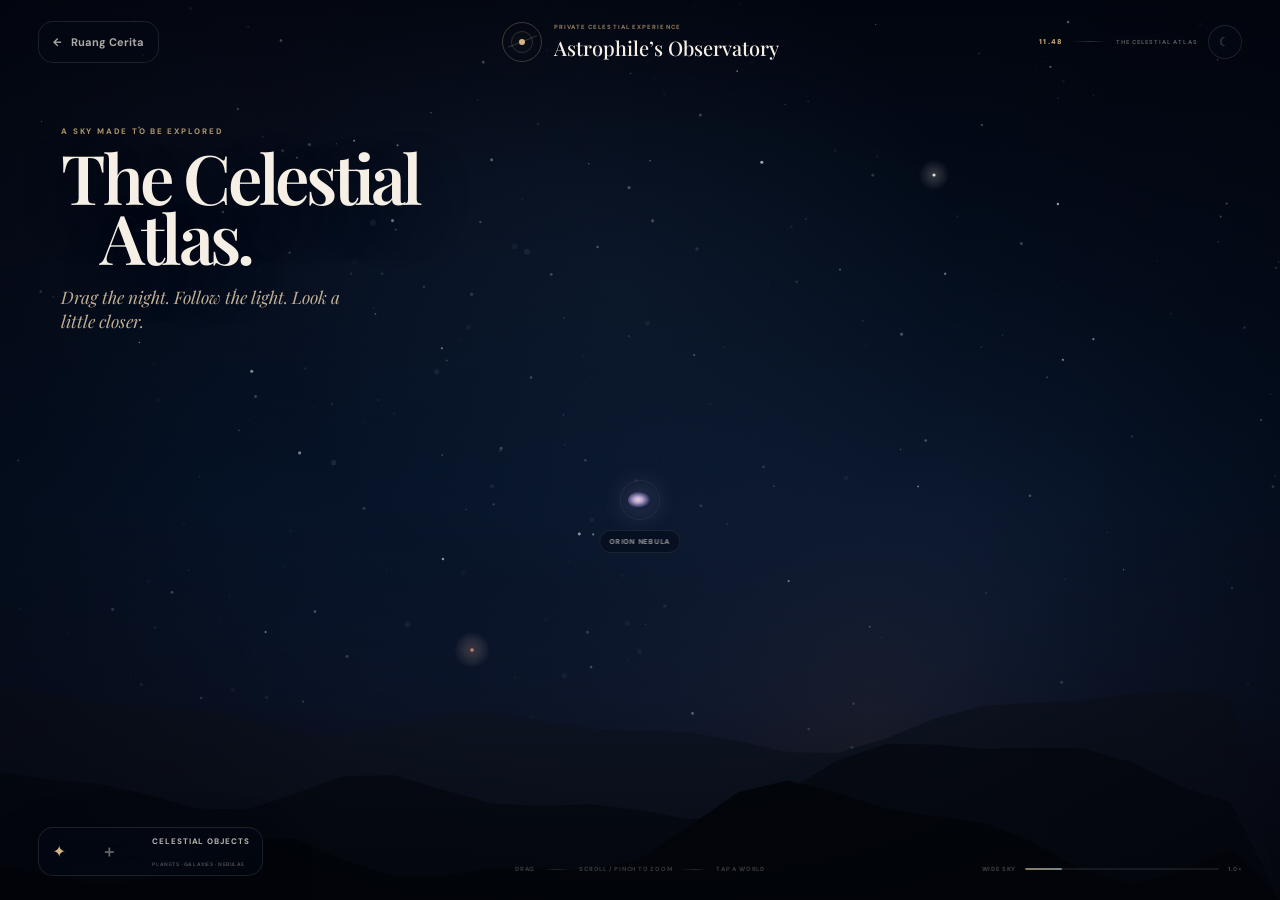
<file: astrophile-observatory.html>
<!DOCTYPE html>
<html lang="id">
<head>
  <meta charset="UTF-8">
  <meta
    name="viewport"
    content="width=device-width, initial-scale=1, viewport-fit=cover"
  >
  <meta name="theme-color" content="#020713">

  <title>Astrophile’s Observatory — The Celestial Atlas</title>

  <link rel="preconnect" href="https://fonts.googleapis.com">
  <link rel="preconnect" href="https://fonts.gstatic.com" crossorigin>
  <link
    href="https://fonts.googleapis.com/css2?family=DM+Sans:wght@400;500;600;700;800&family=Playfair+Display:ital,wght@0,500;0,600;0,700;1,500&display=swap"
    rel="stylesheet"
  >

  <link rel="stylesheet" href="astrophile-observatory.css">
</head>

<body>
  <main id="atlasApp" class="atlas-app">
    <canvas
      id="atlasSkyCanvas"
      class="atlas-sky-canvas"
      aria-hidden="true"
    ></canvas>

    <div class="atlas-atmosphere" aria-hidden="true"></div>
    <div class="atlas-vignette" aria-hidden="true"></div>
    <div class="atlas-grain" aria-hidden="true"></div>

    <div
      id="atlasDragSurface"
      class="atlas-drag-surface"
      aria-label="Geser dan zoom langit"
    ></div>

    <header class="atlas-topbar">
      <a
        id="atlasBackButton"
        class="atlas-back-button"
        href="index.html#astrophile-observatory"
      >
        <span aria-hidden="true">←</span>
        <span>Ruang Cerita</span>
      </a>

      <div class="atlas-brand">
        <span class="atlas-brand-mark" aria-hidden="true">
          <i></i>
          <b></b>
        </span>

        <div>
          <small>PRIVATE CELESTIAL EXPERIENCE</small>
          <strong>Astrophile’s Observatory</strong>
        </div>
      </div>

      <div class="atlas-night-status">
        <span id="atlasClock">22:17</span>
        <i></i>
        <small>THE CELESTIAL ATLAS</small>
        <b aria-hidden="true">☾</b>
      </div>
    </header>

    <section class="atlas-editorial-intro">
      <p>A SKY MADE TO BE EXPLORED</p>
      <h1>The Celestial<br><span>Atlas.</span></h1>
      <em>Drag the night. Follow the light. Look a little closer.</em>
    </section>

    <div
      id="atlasObjectLayer"
      class="atlas-object-layer"
      aria-label="Benda langit interaktif"
    ></div>

    <section
      id="atlasSelectionCard"
      class="atlas-selection-card"
      hidden
      aria-live="polite"
    >
      <button
        id="atlasSelectionClose"
        class="atlas-selection-close"
        type="button"
        aria-label="Tutup informasi target"
      >
        ×
      </button>

      <p id="atlasSelectionType">EARTH’S MOON</p>
      <h2 id="atlasSelectionName">The Moon</h2>
      <em id="atlasSelectionPoetry">
        The nearest world, still beautifully far away.
      </em>

      <div class="atlas-selection-meta">
        <span id="atlasSelectionDistance">384,400 km</span>
        <i></i>
        <span id="atlasSelectionKind">Natural satellite</span>
      </div>

      <button
        id="atlasObserveButton"
        class="atlas-observe-button"
        type="button"
      >
        <span aria-hidden="true">◉</span>
        <strong>OBSERVE THROUGH TELESCOPE</strong>
        <small>ENTER THE EYEPIECE</small>
      </button>
    </section>

    <button
      id="atlasExplorerButton"
      class="atlas-explorer-button"
      type="button"
      aria-expanded="false"
    >
      <span aria-hidden="true">✦</span>
      <strong>CELESTIAL OBJECTS</strong>
      <small>PLANETS · GALAXIES · NEBULAE</small>
      <b aria-hidden="true">＋</b>
    </button>

    <section
      id="atlasExplorerPanel"
      class="atlas-explorer-panel"
      hidden
      aria-label="Daftar benda langit"
    >
      <div class="atlas-explorer-heading">
        <div>
          <small>PRIVATE SKY CATALOGUE</small>
          <strong>Choose somewhere beautiful.</strong>
        </div>

        <button
          id="atlasRandomButton"
          type="button"
          aria-label="Pilih benda langit secara acak"
        >
          Surprise me ✦
        </button>
      </div>

      <div id="atlasExplorerList" class="atlas-explorer-list"></div>
    </section>

    <div class="atlas-navigation-hint" aria-hidden="true">
      <span>DRAG</span>
      <i></i>
      <span>SCROLL / PINCH TO ZOOM</span>
      <i></i>
      <span>TAP A WORLD</span>
    </div>

    <div id="atlasZoomMeter" class="atlas-zoom-meter" aria-hidden="true">
      <span>WIDE SKY</span>
      <i><b></b></i>
      <small id="atlasZoomValue">1.0×</small>
    </div>

    <section
      id="atlasEyepieceOverlay"
      class="atlas-eyepiece-overlay"
      hidden
      aria-hidden="true"
    >
      <div class="atlas-eyepiece-blackout"></div>
      <div class="atlas-eyepiece-ring ring-one"></div>
      <div class="atlas-eyepiece-ring ring-two"></div>
      <div class="atlas-eyepiece-ring ring-three"></div>

      <p>ENTERING THE EYEPIECE</p>
    </section>

    <section
      id="atlasTravelOverlay"
      class="atlas-travel-overlay"
      hidden
      aria-hidden="true"
    >
      <canvas id="atlasTravelCanvas" aria-hidden="true"></canvas>
      <div class="atlas-travel-vignette"></div>

      <div class="atlas-travel-copy">
        <small>CROSSING THE DEEP-SPACE CORRIDOR</small>
        <h2 id="atlasTravelTitle">Traveling to The Moon</h2>
        <p>
          The sky folds into a three-dimensional corridor of light,
          dust, and distant stars.
        </p>
      </div>
    </section>

    <section
      id="telescopeOverlay"
      class="telescope-overlay"
      hidden
      aria-hidden="true"
    >
      <div class="telescope-space-backdrop"></div>

      <canvas
        id="telescopeStarCanvas"
        class="telescope-star-canvas"
        aria-hidden="true"
      ></canvas>

      <div
        id="telescopeViewport"
        class="telescope-viewport"
        aria-label="Geser dan zoom tampilan teleskop"
      >
        <div id="telescopeWorld" class="telescope-world">
          <video
            id="telescopeVideo"
            class="telescope-media telescope-video"
            muted
            loop
            playsinline
            preload="metadata"
          ></video>

          <div
            id="telescopeMediaFallback"
            class="telescope-media-fallback"
            hidden
          >
            <div class="telescope-fallback-orb"></div>
            <strong>Visual antariksa sedang dimuat.</strong>
            <small>Pastikan koneksi internet aktif.</small>
          </div>
        </div>
      </div>

      <div class="telescope-lens-shade" aria-hidden="true"></div>
      <div class="telescope-reticle" aria-hidden="true">
        <span></span>
        <i></i>
      </div>

      <header class="telescope-topbar">
        <div class="telescope-title">
          <small>LIVE NASA IMAGERY / MISSION DATA</small>
          <strong id="telescopeHeaderTitle">The Moon</strong>
        </div>

        <div class="telescope-topbar-actions">
          <span class="telescope-live-pill">
            <i></i>
            LIVE MOTION
          </span>

          <button
            id="telescopeExitButton"
            class="telescope-exit-button"
            type="button"
            aria-label="Keluar dari telescope mode"
          >
            ×
          </button>
        </div>
      </header>

      <aside
        id="telescopeInfoPanel"
        class="telescope-info-panel"
        hidden
      >
        <button
          id="telescopeInfoClose"
          class="telescope-info-close"
          type="button"
          aria-label="Tutup informasi"
        >
          ×
        </button>

        <p id="telescopeObjectType">EARTH’S MOON</p>
        <h2 id="telescopeObjectName">The Moon</h2>
        <em id="telescopeObjectPoetry">
          The nearest world, still beautifully far away.
        </em>

        <div class="telescope-facts">
          <div>
            <span>DISTANCE</span>
            <strong id="telescopeObjectDistance">384,400 km</strong>
          </div>

          <div>
            <span>LIGHT TRAVEL</span>
            <strong id="telescopeObjectLight">1.3 seconds</strong>
          </div>

          <div>
            <span>VISUAL SOURCE</span>
            <strong id="telescopeObjectMission">NASA Clementine</strong>
          </div>
        </div>

        <p id="telescopeObjectDescription"></p>

        <a
          id="telescopeSourceLink"
          href="#"
          target="_blank"
          rel="noopener noreferrer"
        >
          View official NASA source ↗
        </a>
      </aside>

      <div
        id="telescopeControls"
        class="telescope-controls"
      >
        <button
          id="telescopeZoomOut"
          type="button"
          aria-label="Zoom out"
        >
          −
        </button>

        <div class="telescope-zoom-readout">
          <small>ZOOM</small>
          <strong id="telescopeZoomReadout">1.00×</strong>
        </div>

        <button
          id="telescopeZoomIn"
          type="button"
          aria-label="Zoom in"
        >
          ＋
        </button>

        <button
          id="telescopeRecenter"
          class="telescope-control-wide"
          type="button"
        >
          ◎ RE-CENTER
        </button>

        <button
          id="telescopeInfoButton"
          class="telescope-control-wide"
          type="button"
        >
          ✦ OBJECT INFO
        </button>

        <button
          id="telescopePreviousObject"
          type="button"
          aria-label="Benda langit sebelumnya"
        >
          ←
        </button>

        <button
          id="telescopeNextObject"
          type="button"
          aria-label="Benda langit berikutnya"
        >
          →
        </button>
      </div>

      <div class="telescope-help" aria-hidden="true">
        <span>DRAG TO LOOK AROUND</span>
        <i></i>
        <small>SCROLL OR PINCH TO ZOOM</small>
      </div>
    </section>

    <div class="atlas-rotate-note" aria-hidden="true">
      <span>↻</span>
      <strong>Putar HP ke mode landscape</strong>
      <small>
        The Celestial Atlas dirancang untuk pengalaman horizontal
        yang luas, tenang, dan imersif.
      </small>
    </div>
  </main>

  <script src="astrophile-observatory.js"></script>
</body>
</html>
</file>
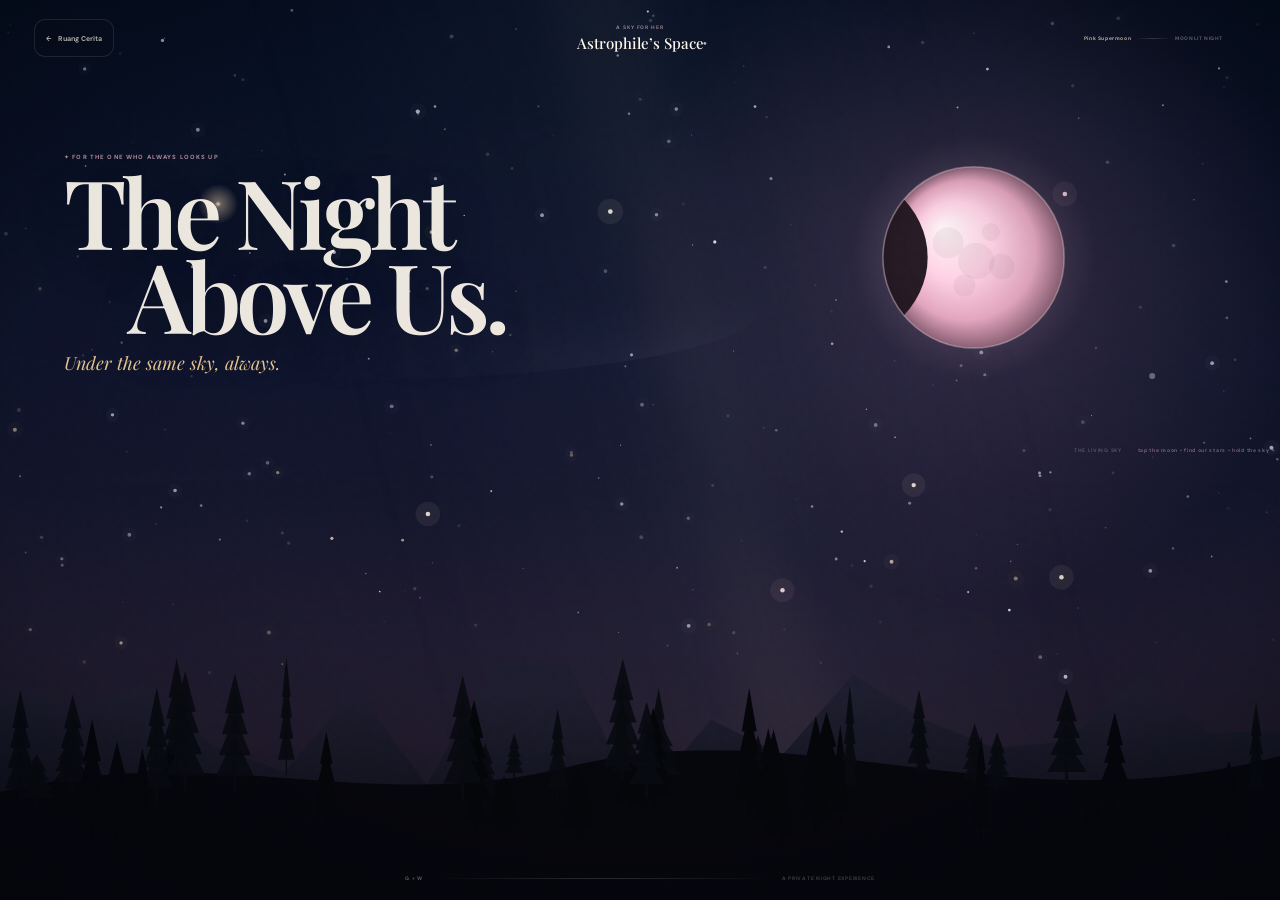
<file: astrophile-space.html>
<!DOCTYPE html>
<html lang="id">

<head>
    <meta charset="UTF-8">

    <meta
        name="viewport"
        content="width=device-width, initial-scale=1.0, viewport-fit=cover"
    >

    <meta
        name="theme-color"
        content="#07101f"
    >

    <title>Astrophile’s Space — Ruang Cerita</title>

    <link rel="preconnect" href="https://fonts.googleapis.com">
    <link rel="preconnect" href="https://fonts.gstatic.com" crossorigin>

    <link
        href="https://fonts.googleapis.com/css2?family=DM+Sans:wght@400;500;600;700;800&family=Playfair+Display:ital,wght@0,500;0,600;1,500&display=swap"
        rel="stylesheet"
    >

    <link rel="stylesheet" href="astrophile-space.css">
</head>


<body>

    <main
        id="astrophileExperience"
        class="astrophile-experience"
    >

        <canvas
            id="astrophileExperienceCanvas"
            class="astrophile-experience-canvas"
            aria-hidden="true"
        ></canvas>


        <div
            class="astrophile-experience-grain"
            aria-hidden="true"
        ></div>


        <div
            class="astrophile-experience-vignette"
            aria-hidden="true"
        ></div>


        <header class="astrophile-experience-topbar">

            <a
                href="index.html"
                class="astrophile-back"
            >
                <span>←</span>
                <span>Ruang Cerita</span>
            </a>


            <div class="astrophile-experience-brand">

                <small>
                    A SKY FOR HER
                </small>

                <strong>
                    Astrophile’s Space
                </strong>

            </div>


            <div class="astrophile-phase-indicator">

                <span id="astrophilePhaseName">
                    Full Moon
                </span>

                <i></i>

                <small id="astrophileSkyState">
                    MOONLIT NIGHT
                </small>

            </div>

        </header>


        <section class="astrophile-experience-copy">

            <p>
                ✦ FOR THE ONE WHO ALWAYS LOOKS UP
            </p>

            <h1>
                The Night
                <span>Above Us.</span>
            </h1>

            <em>
                Under the same sky, always.
            </em>

        </section>


        <div
            class="astrophile-interaction-hint"
            aria-hidden="true"
        >
            <span>
                THE LIVING SKY
            </span>

            <i></i>

            <small>
                tap the moon • find our stars • hold the sky ✦
            </small>
        </div>




        <div
            class="astrophile-toast"
            id="astrophileToast"
            aria-live="polite"
            aria-atomic="true"
        >
            <small id="astrophileToastEyebrow">
                DISCOVERY
            </small>

            <strong id="astrophileToastTitle">
                The sky noticed you.
            </strong>

            <p id="astrophileToastText">
                A small celestial moment lives here.
            </p>
        </div>


        <div
            class="astrophile-overlay"
            id="astrophileWhisperOverlay"
            hidden
        >
            <div class="astrophile-overlay-backdrop" data-close-overlay></div>

            <article class="astrophile-overlay-card astrophile-whisper-card">
                <small id="astrophileWhisperEyebrow">
                    MOON WHISPER
                </small>

                <h3 id="astrophileWhisperTitle">
                    The moon is close tonight.
                </h3>

                <p id="astrophileWhisperText">
                    She has something gentle to say.
                </p>

                <button
                    type="button"
                    class="astrophile-overlay-button"
                    data-close-overlay
                >
                    Keep this close ✦
                </button>
            </article>
        </div>


        <div
            class="astrophile-overlay"
            id="astrophileWishOverlay"
            hidden
        >
            <div class="astrophile-overlay-backdrop" data-close-overlay></div>

            <article class="astrophile-overlay-card astrophile-wish-card">
                <small>
                    MAKE A WISH
                </small>

                <h3>
                    Seal your wish into the sky.
                </h3>

                <p>
                    Pressing and holding the night has called a quiet falling star. Leave a wish here, and let the sky keep it.
                </p>

                <label class="astrophile-wish-field">
                    <span>
                        What are you wishing for tonight?
                    </span>

                    <textarea
                        id="astrophileWishInput"
                        maxlength="220"
                        placeholder="Write something soft, hopeful, or secret..."
                    ></textarea>
                </label>

                <div class="astrophile-wish-actions">
                    <button
                        type="button"
                        class="astrophile-overlay-button astrophile-overlay-button-ghost"
                        data-close-overlay
                    >
                        Maybe later
                    </button>

                    <button
                        type="button"
                        class="astrophile-overlay-button"
                        id="astrophileSaveWishButton"
                    >
                        Seal into the sky ✦
                    </button>
                </div>
            </article>
        </div>


        <div
            class="astrophile-bottom-signature"
            aria-hidden="true"
        >

            <span>
                G × W
            </span>

            <i></i>

            <small>
                A PRIVATE NIGHT EXPERIENCE
            </small>

        </div>

    </main>


    <script src="astrophile-space.js"></script>

</body>

</html>
</file>
<file: astrophile-observatory.css>
/* =========================================================
   ASTROPHILE'S OBSERVATORY V7 — THE CELESTIAL ATLAS
   Ruang Cerita visual language:
   midnight navy · ivory · muted gold · celestial blue.
========================================================= */

:root {
  --atlas-ivory: #f6efe6;
  --atlas-ivory-soft: rgba(246, 239, 230, 0.72);
  --atlas-ivory-muted: rgba(246, 239, 230, 0.42);
  --atlas-gold: #d7b583;
  --atlas-gold-soft: rgba(215, 181, 131, 0.3);
  --atlas-blue: #bfe5ed;
  --atlas-blue-soft: rgba(191, 229, 237, 0.28);
  --atlas-night: #020713;
  --atlas-night-soft: #071426;
  --atlas-glass: rgba(5, 12, 27, 0.54);
  --atlas-glass-strong: rgba(5, 12, 27, 0.84);
  --atlas-border: rgba(255, 255, 255, 0.1);
  --atlas-shadow: 0 26px 80px rgba(0, 0, 0, 0.38);
  --telescope-world-x: 0px;
  --telescope-world-y: 0px;
  --telescope-world-scale: 1;
}

* {
  box-sizing: border-box;
}

html,
body {
  width: 100%;
  min-height: 100%;
  margin: 0;
  background: #020611;
}

body {
  overflow: hidden;
  color: var(--atlas-ivory);
  font-family: "DM Sans", system-ui, sans-serif;
}

button,
a {
  font: inherit;
}

button {
  color: inherit;
}

.atlas-app {
  position: relative;
  isolation: isolate;
  width: 100vw;
  height: 100vh;
  height: 100svh;
  min-height: 560px;
  overflow: hidden;
  background:
    radial-gradient(circle at 52% 28%, rgba(49, 84, 145, 0.2), transparent 34%),
    linear-gradient(180deg, #020713 0%, #061225 55%, #080a13 100%);
}

.atlas-sky-canvas {
  position: absolute;
  inset: 0;
  z-index: 1;
  width: 100%;
  height: 100%;
}

.atlas-atmosphere,
.atlas-vignette,
.atlas-grain,
.atlas-drag-surface {
  position: absolute;
  inset: 0;
}

.atlas-atmosphere {
  z-index: 2;
  pointer-events: none;
  background:
    radial-gradient(ellipse at 48% 30%, rgba(121, 160, 216, 0.065), transparent 37%),
    radial-gradient(ellipse at 14% 14%, rgba(175, 139, 207, 0.035), transparent 31%);
}

.atlas-vignette {
  z-index: 8;
  pointer-events: none;
  background:
    linear-gradient(90deg, rgba(1, 4, 11, 0.28), transparent 30%, transparent 73%, rgba(1, 4, 11, 0.22)),
    linear-gradient(180deg, rgba(1, 3, 10, 0.05), transparent 56%, rgba(1, 3, 9, 0.5)),
    radial-gradient(ellipse at center, transparent 48%, rgba(1, 3, 9, 0.44) 100%);
}

.atlas-grain {
  z-index: 9;
  pointer-events: none;
  opacity: 0.065;
  mix-blend-mode: soft-light;
  background-image:
    linear-gradient(rgba(255, 255, 255, 0.14) 1px, transparent 1px),
    linear-gradient(90deg, rgba(255, 255, 255, 0.14) 1px, transparent 1px);
  background-size: 4px 4px;
}

.atlas-drag-surface {
  z-index: 11;
  cursor: grab;
  touch-action: none;
}

.atlas-app.is-dragging .atlas-drag-surface {
  cursor: grabbing;
}

.atlas-topbar,
.atlas-editorial-intro,
.atlas-object-layer,
.atlas-selection-card,
.atlas-explorer-button,
.atlas-explorer-panel,
.atlas-navigation-hint,
.atlas-zoom-meter {
  position: absolute;
  z-index: 20;
}

.atlas-topbar {
  left: 0;
  top: 0;
  z-index: 40;
  width: 100%;
  min-height: 76px;
  padding: max(17px, env(safe-area-inset-top)) clamp(20px, 3vw, 46px) 10px;
  display: grid;
  grid-template-columns: 1fr auto 1fr;
  align-items: center;
  gap: 18px;
  pointer-events: none;
}

.atlas-back-button,
.atlas-night-status {
  pointer-events: auto;
}

.atlas-back-button {
  justify-self: start;
  min-height: 42px;
  padding: 0 14px;
  display: inline-flex;
  align-items: center;
  gap: 9px;
  border: 1px solid var(--atlas-border);
  border-radius: 15px;
  color: rgba(246, 239, 230, 0.7);
  background: rgba(4, 10, 23, 0.3);
  backdrop-filter: blur(14px);
  -webkit-backdrop-filter: blur(14px);
  text-decoration: none;
  font-size: 11px;
  font-weight: 700;
}

.atlas-brand {
  display: flex;
  align-items: center;
  gap: 12px;
}

.atlas-brand-mark {
  position: relative;
  width: 40px;
  height: 40px;
  display: block;
  border: 1px solid rgba(215, 181, 131, 0.28);
  border-radius: 50%;
}

.atlas-brand-mark i {
  position: absolute;
  inset: 8px;
  border: 1px solid rgba(215, 181, 131, 0.2);
  border-radius: 50%;
}

.atlas-brand-mark b {
  position: absolute;
  left: 50%;
  top: 50%;
  width: 6px;
  height: 6px;
  border-radius: 50%;
  background: var(--atlas-gold);
  box-shadow: 0 0 16px rgba(215, 181, 131, 0.44);
  transform: translate(-50%, -50%);
}

.atlas-brand-mark::after {
  content: "";
  position: absolute;
  left: 4px;
  top: 18px;
  width: 31px;
  height: 1px;
  background: rgba(215, 181, 131, 0.22);
  transform: rotate(-22deg);
}

.atlas-brand small,
.atlas-brand strong {
  display: block;
}

.atlas-brand small {
  color: rgba(215, 181, 131, 0.66);
  font-size: 6px;
  font-weight: 800;
  letter-spacing: 0.18em;
}

.atlas-brand strong {
  margin-top: 3px;
  font-family: "Playfair Display", Georgia, serif;
  font-size: 20px;
  font-weight: 500;
}

.atlas-night-status {
  justify-self: end;
  display: flex;
  align-items: center;
  gap: 10px;
  color: rgba(246, 239, 230, 0.36);
  font-size: 7px;
  font-weight: 800;
  letter-spacing: 0.15em;
}

.atlas-night-status span {
  color: var(--atlas-gold);
}

.atlas-night-status i {
  width: 34px;
  height: 1px;
  background: linear-gradient(
    90deg,
    transparent,
    rgba(246, 239, 230, 0.17),
    transparent
  );
}

.atlas-night-status b {
  width: 34px;
  height: 34px;
  display: grid;
  place-items: center;
  border: 1px solid var(--atlas-border);
  border-radius: 50%;
  background: rgba(6, 13, 29, 0.37);
  font-size: 12px;
}

.atlas-editorial-intro {
  left: clamp(30px, 4.8vw, 76px);
  top: clamp(105px, 14vh, 145px);
  width: min(460px, 35vw);
  pointer-events: none;
  transition: opacity 0.45s ease, transform 0.45s ease;
}

.atlas-app.has-selection .atlas-editorial-intro {
  opacity: 0.27;
  transform: translateY(-5px);
}

.atlas-editorial-intro p {
  margin: 0;
  color: rgba(215, 181, 131, 0.8);
  font-size: 8px;
  font-weight: 800;
  letter-spacing: 0.22em;
}

.atlas-editorial-intro h1 {
  margin: 11px 0 0;
  color: var(--atlas-ivory);
  font-family: "Playfair Display", Georgia, serif;
  font-size: clamp(54px, 5.35vw, 84px);
  font-weight: 600;
  line-height: 0.88;
  letter-spacing: -0.055em;
  text-shadow: 0 18px 55px rgba(0, 0, 0, 0.33);
}

.atlas-editorial-intro h1 span {
  margin-left: clamp(18px, 3vw, 46px);
}

.atlas-editorial-intro em {
  display: block;
  max-width: 31ch;
  margin-top: 17px;
  color: rgba(224, 201, 170, 0.86);
  font-family: "Playfair Display", Georgia, serif;
  font-size: clamp(15px, 1.35vw, 21px);
  line-height: 1.42;
}

.atlas-object-layer {
  inset: 0;
  z-index: 14;
  pointer-events: none;
}

.atlas-object-marker {
  position: absolute;
  width: 54px;
  height: 54px;
  padding: 0;
  display: grid;
  place-items: center;
  border: 0;
  background: transparent;
  opacity: 0;
  pointer-events: auto;
  cursor: pointer;
  transform: translate(-50%, -50%) scale(var(--marker-scale, 1));
  transition:
    opacity 0.2s ease,
    filter 0.2s ease;
}

.atlas-object-marker.is-visible {
  opacity: 1;
}

.atlas-object-marker.is-selected {
  z-index: 5;
}

.atlas-object-core {
  position: relative;
  width: var(--object-size, 9px);
  height: var(--object-size, 9px);
  border-radius: 50%;
  background: var(--object-color, #f3e5d2);
  box-shadow:
    0 0 0 9px rgba(255, 255, 255, 0.022),
    0 0 22px var(--object-glow, rgba(243, 229, 210, 0.48));
}

.atlas-object-marker[data-shape="galaxy"] .atlas-object-core {
  width: calc(var(--object-size, 9px) * 2.4);
  height: calc(var(--object-size, 9px) * 0.78);
  border: 1px solid var(--object-color, #d9d3ef);
  background:
    radial-gradient(
      ellipse at center,
      rgba(255, 246, 222, 0.95),
      var(--object-color, #d9d3ef) 22%,
      rgba(105, 91, 166, 0.28) 62%,
      transparent 74%
    );
  transform: rotate(-19deg);
  box-shadow:
    0 0 22px var(--object-glow, rgba(217, 211, 239, 0.42));
}

.atlas-object-marker[data-shape="nebula"] .atlas-object-core {
  width: calc(var(--object-size, 9px) * 2.2);
  height: calc(var(--object-size, 9px) * 1.65);
  background:
    radial-gradient(
      ellipse at 42% 48%,
      rgba(255, 246, 224, 0.88),
      var(--object-color, #b9a0d2) 22%,
      rgba(95, 111, 178, 0.22) 60%,
      transparent 75%
    );
  filter: blur(0.35px);
  box-shadow:
    0 0 28px var(--object-glow, rgba(185, 160, 210, 0.42));
}

.atlas-object-orbit {
  position: absolute;
  inset: 7px;
  border: 1px solid rgba(255, 255, 255, 0.06);
  border-radius: 50%;
  animation: atlasOrbitPulse 4.5s ease-in-out infinite;
}

.atlas-object-marker.is-selected .atlas-object-orbit {
  inset: 0;
  border-color: rgba(191, 229, 237, 0.38);
  box-shadow: 0 0 25px rgba(191, 229, 237, 0.18);
}

.atlas-object-label {
  position: absolute;
  left: 50%;
  top: calc(100% + 3px);
  min-width: max-content;
  padding: 6px 9px;
  border: 1px solid rgba(255, 255, 255, 0.08);
  border-radius: 999px;
  color: rgba(246, 239, 230, 0.62);
  background: rgba(3, 9, 21, 0.48);
  opacity: 0;
  transform: translate(-50%, -4px);
  transition: opacity 0.2s ease, transform 0.2s ease;
  font-size: 7px;
  font-weight: 800;
  letter-spacing: 0.11em;
  white-space: nowrap;
  backdrop-filter: blur(9px);
  -webkit-backdrop-filter: blur(9px);
}

.atlas-object-marker:hover .atlas-object-label,
.atlas-object-marker.is-selected .atlas-object-label,
.atlas-object-marker.is-near-center .atlas-object-label {
  opacity: 1;
  transform: translate(-50%, 0);
}

@keyframes atlasOrbitPulse {
  0%,
  100% {
    opacity: 0.25;
    transform: scale(0.88);
  }

  50% {
    opacity: 0.72;
    transform: scale(1.12);
  }
}

.atlas-selection-card {
  right: clamp(22px, 3.4vw, 52px);
  top: 50%;
  z-index: 45;
  width: min(370px, 29vw);
  padding: 22px;
  border: 1px solid var(--atlas-border);
  border-radius: 25px;
  background:
    linear-gradient(
      180deg,
      rgba(8, 17, 36, 0.65),
      rgba(4, 10, 23, 0.78)
    );
  box-shadow: var(--atlas-shadow);
  backdrop-filter: blur(18px);
  -webkit-backdrop-filter: blur(18px);
  transform: translateY(-50%);
  animation: atlasCardIn 0.38s ease both;
}

.atlas-selection-card[hidden],
.atlas-explorer-panel[hidden],
.atlas-eyepiece-overlay[hidden],
.atlas-travel-overlay[hidden],
.telescope-overlay[hidden],
.telescope-info-panel[hidden],
.telescope-media-fallback[hidden] {
  display: none !important;
}

@keyframes atlasCardIn {
  from {
    opacity: 0;
    transform: translateY(calc(-50% + 12px));
  }

  to {
    opacity: 1;
    transform: translateY(-50%);
  }
}

.atlas-selection-close,
.telescope-info-close {
  position: absolute;
  right: 13px;
  top: 13px;
  width: 31px;
  height: 31px;
  display: grid;
  place-items: center;
  border: 1px solid rgba(255, 255, 255, 0.09);
  border-radius: 50%;
  color: rgba(246, 239, 230, 0.52);
  background: rgba(255, 255, 255, 0.025);
  cursor: pointer;
}

.atlas-selection-card > p {
  margin: 0;
  padding-right: 38px;
  color: rgba(191, 229, 237, 0.66);
  font-size: 7px;
  font-weight: 800;
  letter-spacing: 0.18em;
}

.atlas-selection-card h2 {
  margin: 8px 0 0;
  font-family: "Playfair Display", Georgia, serif;
  font-size: clamp(39px, 3.6vw, 58px);
  font-weight: 600;
  line-height: 0.94;
  letter-spacing: -0.045em;
}

.atlas-selection-card em {
  display: block;
  margin-top: 11px;
  color: rgba(224, 201, 170, 0.88);
  font-family: "Playfair Display", Georgia, serif;
  font-size: 16px;
  line-height: 1.45;
}

.atlas-selection-meta {
  margin-top: 17px;
  display: grid;
  grid-template-columns: auto 1fr auto;
  align-items: center;
  gap: 9px;
  color: rgba(246, 239, 230, 0.43);
  font-size: 7px;
  font-weight: 800;
  letter-spacing: 0.08em;
}

.atlas-selection-meta i {
  height: 1px;
  background: linear-gradient(
    90deg,
    transparent,
    rgba(246, 239, 230, 0.14),
    transparent
  );
}

.atlas-observe-button {
  width: 100%;
  min-height: 53px;
  margin-top: 20px;
  padding: 0 15px;
  display: grid;
  grid-template-columns: auto 1fr;
  grid-template-rows: auto auto;
  align-items: center;
  column-gap: 11px;
  border: 1px solid rgba(255, 239, 217, 0.34);
  border-radius: 15px;
  color: #261d14;
  background:
    linear-gradient(180deg, #efd8bb, #c99f6b);
  box-shadow:
    0 18px 45px rgba(205, 165, 111, 0.2),
    inset 0 1px 0 rgba(255, 255, 255, 0.46);
  cursor: pointer;
  transition: transform 0.23s ease, filter 0.23s ease;
}

.atlas-observe-button:hover {
  transform: translateY(-2px);
  filter: brightness(1.04);
}

.atlas-observe-button > span {
  grid-row: 1 / 3;
  font-size: 16px;
}

.atlas-observe-button strong {
  text-align: left;
  font-size: 8px;
  font-weight: 800;
  letter-spacing: 0.1em;
}

.atlas-observe-button small {
  color: rgba(38, 29, 20, 0.56);
  text-align: left;
  font-size: 6px;
  font-weight: 800;
  letter-spacing: 0.11em;
}

.atlas-explorer-button {
  left: clamp(22px, 3vw, 48px);
  bottom: max(24px, env(safe-area-inset-bottom));
  z-index: 45;
  min-width: 225px;
  min-height: 49px;
  padding: 0 13px;
  display: grid;
  grid-template-columns: auto 1fr auto;
  grid-template-rows: auto auto;
  align-items: center;
  column-gap: 10px;
  border: 1px solid var(--atlas-border);
  border-radius: 15px;
  color: rgba(246, 239, 230, 0.74);
  background: rgba(4, 10, 23, 0.46);
  box-shadow: 0 20px 55px rgba(0, 0, 0, 0.23);
  backdrop-filter: blur(15px);
  -webkit-backdrop-filter: blur(15px);
  cursor: pointer;
}

.atlas-explorer-button > span {
  grid-row: 1 / 3;
  color: var(--atlas-gold);
}

.atlas-explorer-button strong {
  text-align: left;
  font-size: 8px;
  font-weight: 800;
  letter-spacing: 0.11em;
}

.atlas-explorer-button small {
  color: rgba(246, 239, 230, 0.3);
  text-align: left;
  font-size: 5px;
  font-weight: 800;
  letter-spacing: 0.11em;
}

.atlas-explorer-button b {
  grid-row: 1 / 3;
  color: rgba(246, 239, 230, 0.42);
}

.atlas-explorer-panel {
  left: clamp(22px, 3vw, 48px);
  bottom: calc(max(24px, env(safe-area-inset-bottom)) + 61px);
  z-index: 50;
  width: min(680px, 72vw);
  padding: 15px;
  border: 1px solid var(--atlas-border);
  border-radius: 21px;
  background: rgba(4, 10, 23, 0.86);
  box-shadow: var(--atlas-shadow);
  backdrop-filter: blur(19px);
  -webkit-backdrop-filter: blur(19px);
  animation: atlasExplorerIn 0.3s ease both;
}

@keyframes atlasExplorerIn {
  from {
    opacity: 0;
    transform: translateY(8px);
  }

  to {
    opacity: 1;
    transform: translateY(0);
  }
}

.atlas-explorer-heading {
  display: flex;
  align-items: center;
  justify-content: space-between;
  gap: 14px;
}

.atlas-explorer-heading small,
.atlas-explorer-heading strong {
  display: block;
}

.atlas-explorer-heading small {
  color: rgba(191, 229, 237, 0.57);
  font-size: 6px;
  font-weight: 800;
  letter-spacing: 0.15em;
}

.atlas-explorer-heading strong {
  margin-top: 3px;
  font-family: "Playfair Display", Georgia, serif;
  font-size: 18px;
  font-weight: 500;
}

.atlas-explorer-heading button {
  min-height: 34px;
  padding: 0 11px;
  border: 1px solid rgba(255, 255, 255, 0.09);
  border-radius: 11px;
  color: rgba(215, 181, 131, 0.76);
  background: rgba(255, 255, 255, 0.025);
  cursor: pointer;
  font-size: 7px;
  font-weight: 800;
}

.atlas-explorer-list {
  margin-top: 13px;
  display: grid;
  grid-template-columns: repeat(2, minmax(0, 1fr));
  gap: 8px;
  max-height: min(55vh, 410px);
  overflow-y: auto;
  padding-right: 3px;
}

.atlas-explorer-list::-webkit-scrollbar {
  width: 6px;
}

.atlas-explorer-list::-webkit-scrollbar-thumb {
  border-radius: 999px;
  background: rgba(255, 255, 255, 0.08);
}

.atlas-explorer-item {
  min-height: 52px;
  padding: 0 11px;
  display: grid;
  grid-template-columns: 32px 1fr auto;
  align-items: center;
  gap: 9px;
  border: 1px solid rgba(255, 255, 255, 0.07);
  border-radius: 14px;
  color: rgba(246, 239, 230, 0.68);
  background: rgba(255, 255, 255, 0.022);
  cursor: pointer;
  text-align: left;
  transition: border-color 0.2s ease, background 0.2s ease;
}

.atlas-explorer-item:hover,
.atlas-explorer-item.is-active {
  border-color: rgba(215, 181, 131, 0.28);
  color: var(--atlas-ivory);
  background: rgba(18, 27, 50, 0.72);
}

.atlas-explorer-item > span {
  width: 32px;
  height: 32px;
  display: grid;
  place-items: center;
  border: 1px solid rgba(255, 255, 255, 0.07);
  border-radius: 50%;
  color: var(--atlas-gold);
  font-family: "Playfair Display", Georgia, serif;
  font-size: 14px;
}

.atlas-explorer-item strong,
.atlas-explorer-item small {
  display: block;
}

.atlas-explorer-item strong {
  font-family: "Playfair Display", Georgia, serif;
  font-size: 15px;
  font-weight: 500;
}

.atlas-explorer-item small {
  margin-top: 2px;
  color: rgba(246, 239, 230, 0.29);
  font-size: 6px;
  font-weight: 800;
  letter-spacing: 0.08em;
}

.atlas-explorer-item b {
  color: rgba(191, 229, 237, 0.35);
  font-size: 10px;
}

.atlas-navigation-hint {
  left: 50%;
  bottom: max(27px, env(safe-area-inset-bottom));
  z-index: 18;
  display: grid;
  grid-template-columns: auto 28px auto 28px auto;
  align-items: center;
  gap: 8px;
  color: rgba(246, 239, 230, 0.23);
  transform: translateX(-50%);
  pointer-events: none;
  transition: opacity 0.5s ease;
}

.atlas-app.has-selection .atlas-navigation-hint {
  opacity: 0.22;
}

.atlas-navigation-hint span {
  font-size: 6px;
  font-weight: 800;
  letter-spacing: 0.13em;
  white-space: nowrap;
}

.atlas-navigation-hint i {
  height: 1px;
  background: linear-gradient(
    90deg,
    transparent,
    rgba(246, 239, 230, 0.14),
    transparent
  );
}

.atlas-zoom-meter {
  right: clamp(22px, 3vw, 48px);
  bottom: max(27px, env(safe-area-inset-bottom));
  z-index: 18;
  width: min(260px, 22vw);
  display: grid;
  grid-template-columns: auto 1fr auto;
  align-items: center;
  gap: 9px;
  color: rgba(246, 239, 230, 0.26);
  pointer-events: none;
}

.atlas-zoom-meter span,
.atlas-zoom-meter small {
  font-size: 6px;
  font-weight: 800;
  letter-spacing: 0.11em;
  white-space: nowrap;
}

.atlas-zoom-meter i {
  position: relative;
  height: 2px;
  overflow: hidden;
  border-radius: 999px;
  background: rgba(255, 255, 255, 0.08);
}

.atlas-zoom-meter i b {
  position: absolute;
  inset: 0 auto 0 0;
  width: 22%;
  border-radius: inherit;
  background: linear-gradient(
    90deg,
    rgba(215, 181, 131, 0.62),
    rgba(191, 229, 237, 0.55)
  );
}

/* =========================================================
   EYEPIECE TRANSITION
========================================================= */

.atlas-eyepiece-overlay,
.atlas-travel-overlay,
.telescope-overlay {
  position: fixed;
  inset: 0;
  z-index: 100;
}

.atlas-eyepiece-overlay {
  overflow: hidden;
  background: rgba(0, 0, 0, 0.05);
}

.atlas-eyepiece-blackout {
  position: absolute;
  inset: 0;
  background:
    radial-gradient(
      circle at 50% 50%,
      transparent 0 3%,
      rgba(0, 0, 0, 0.19) 11%,
      rgba(0, 0, 0, 0.95) 43%,
      #000 70%
    );
  animation: atlasEyepieceBlackout 0.8s cubic-bezier(0.5, 0, 0.25, 1) forwards;
}

.atlas-eyepiece-ring {
  position: absolute;
  left: 50%;
  top: 50%;
  aspect-ratio: 1;
  border: 2px solid rgba(191, 229, 237, 0.18);
  border-radius: 50%;
  transform: translate(-50%, -50%) scale(0.1);
  animation: atlasEyepieceRing 0.8s cubic-bezier(0.45, 0, 0.2, 1) forwards;
}

.atlas-eyepiece-ring.ring-one {
  width: 220px;
}

.atlas-eyepiece-ring.ring-two {
  width: 390px;
  animation-delay: 0.04s;
}

.atlas-eyepiece-ring.ring-three {
  width: 590px;
  animation-delay: 0.08s;
}

.atlas-eyepiece-overlay p {
  position: absolute;
  left: 50%;
  bottom: 8%;
  margin: 0;
  color: rgba(246, 239, 230, 0.61);
  font-size: 8px;
  font-weight: 800;
  letter-spacing: 0.2em;
  transform: translateX(-50%);
}

@keyframes atlasEyepieceBlackout {
  from {
    opacity: 0;
    transform: scale(0.98);
  }

  to {
    opacity: 1;
    transform: scale(1.24);
  }
}

@keyframes atlasEyepieceRing {
  to {
    opacity: 0;
    transform: translate(-50%, -50%) scale(4.6);
  }
}

/* =========================================================
   THREE-DIMENSIONAL CORRIDOR
========================================================= */

.atlas-travel-overlay {
  overflow: hidden;
  background: #000207;
}

.atlas-travel-overlay canvas {
  position: absolute;
  inset: 0;
  width: 100%;
  height: 100%;
}

.atlas-travel-vignette {
  position: absolute;
  inset: 0;
  background:
    radial-gradient(
      circle at center,
      transparent 0 29%,
      rgba(0, 0, 0, 0.08) 55%,
      rgba(0, 0, 0, 0.85) 100%
    ),
    linear-gradient(
      180deg,
      rgba(7, 16, 34, 0.08),
      rgba(0, 0, 0, 0.26)
    );
  pointer-events: none;
}

.atlas-travel-copy {
  position: absolute;
  left: 50%;
  bottom: 7%;
  z-index: 2;
  width: min(720px, calc(100% - 34px));
  text-align: center;
  transform: translateX(-50%);
  text-shadow: 0 8px 30px rgba(0, 0, 0, 0.85);
}

.atlas-travel-copy small {
  color: rgba(168, 213, 231, 0.74);
  font-size: 8px;
  font-weight: 800;
  letter-spacing: 0.18em;
}

.atlas-travel-copy h2 {
  margin: 8px 0 0;
  font-family: "Playfair Display", Georgia, serif;
  font-size: clamp(40px, 5vw, 74px);
  font-weight: 600;
  letter-spacing: -0.045em;
}

.atlas-travel-copy p {
  margin: 9px auto 0;
  color: rgba(246, 239, 230, 0.53);
  font-size: 10px;
}

/* =========================================================
   TELESCOPE MODE — PAN / ZOOM REMAINS ACTIVE
========================================================= */

.telescope-overlay {
  overflow: hidden;
  background: #000;
  cursor: grab;
  touch-action: none;
}

.telescope-overlay.is-dragging {
  cursor: grabbing;
}

.telescope-space-backdrop,
.telescope-star-canvas,
.telescope-viewport,
.telescope-lens-shade {
  position: absolute;
  inset: 0;
}

.telescope-space-backdrop {
  background:
    radial-gradient(circle at 50% 43%, rgba(33, 62, 109, 0.28), transparent 43%),
    #000207;
}

.telescope-star-canvas {
  width: 100%;
  height: 100%;
  pointer-events: none;
}

.telescope-viewport {
  overflow: hidden;
}

.telescope-world {
  position: absolute;
  left: 50%;
  top: 50%;
  width: min(1280px, 100vw);
  height: min(720px, 100vh);
  transform:
    translate(
      calc(-50% + var(--telescope-world-x)),
      calc(-50% + var(--telescope-world-y))
    )
    scale(var(--telescope-world-scale));
  transform-origin: center;
  will-change: transform;
}

.telescope-media {
  position: absolute;
  inset: 0;
  width: 100%;
  height: 100%;
  display: block;
  object-fit: contain;
  background: transparent;
  filter: saturate(1.04) contrast(1.04);
}

.telescope-media-fallback {
  position: absolute;
  inset: 0;
  display: grid;
  place-items: center;
  align-content: center;
  gap: 15px;
  color: rgba(246, 239, 230, 0.64);
  background:
    radial-gradient(circle at center, #0d1b34, #01040a 72%);
  text-align: center;
}

.telescope-media-fallback strong,
.telescope-media-fallback small {
  display: block;
}

.telescope-media-fallback small {
  color: rgba(246, 239, 230, 0.38);
}

.telescope-fallback-orb {
  width: min(30vw, 290px);
  aspect-ratio: 1;
  border-radius: 50%;
  background:
    radial-gradient(
      circle at 35% 30%,
      #e6d0ad,
      #9a725b 56%,
      #332633 82%
    );
  box-shadow: 0 0 100px rgba(192, 167, 132, 0.2);
  animation: telescopeFallbackOrb 10s linear infinite;
}

@keyframes telescopeFallbackOrb {
  to {
    transform: rotate(360deg);
  }
}

.telescope-lens-shade {
  z-index: 4;
  pointer-events: none;
  background:
    linear-gradient(
      90deg,
      rgba(0, 0, 0, 0.38),
      transparent 18%,
      transparent 82%,
      rgba(0, 0, 0, 0.38)
    ),
    linear-gradient(
      180deg,
      rgba(0, 0, 0, 0.31),
      transparent 23%,
      transparent 78%,
      rgba(0, 0, 0, 0.42)
    ),
    radial-gradient(
      ellipse at center,
      transparent 46%,
      rgba(0, 0, 0, 0.62) 100%
    );
}

.telescope-lens-shade::before,
.telescope-lens-shade::after {
  content: "";
  position: absolute;
  left: 50%;
  top: 50%;
  border-radius: 50%;
  transform: translate(-50%, -50%);
}

.telescope-lens-shade::before {
  width: min(92vw, 1180px);
  aspect-ratio: 1;
  border: clamp(14px, 2.3vw, 34px) solid rgba(13, 20, 29, 0.8);
  box-shadow:
    inset 0 0 0 1px rgba(255, 255, 255, 0.06),
    inset 0 0 85px rgba(0, 0, 0, 0.7),
    0 0 90px rgba(0, 0, 0, 0.62);
}

.telescope-lens-shade::after {
  width: min(78vw, 980px);
  aspect-ratio: 1;
  border: 1px solid rgba(191, 229, 237, 0.09);
}

.telescope-reticle {
  position: absolute;
  left: 50%;
  top: 50%;
  z-index: 5;
  width: 210px;
  height: 210px;
  border: 1px solid rgba(191, 229, 237, 0.1);
  border-radius: 50%;
  transform: translate(-50%, -50%);
  pointer-events: none;
}

.telescope-reticle::before,
.telescope-reticle::after {
  content: "";
  position: absolute;
  left: 50%;
  top: 50%;
  background: rgba(191, 229, 237, 0.11);
  transform: translate(-50%, -50%);
}

.telescope-reticle::before {
  width: 320px;
  height: 1px;
}

.telescope-reticle::after {
  width: 1px;
  height: 320px;
}

.telescope-reticle span {
  position: absolute;
  inset: 44px;
  border: 1px solid rgba(191, 229, 237, 0.11);
  border-radius: 50%;
}

.telescope-reticle i {
  position: absolute;
  left: 50%;
  top: 50%;
  width: 6px;
  height: 6px;
  border: 1px solid rgba(215, 181, 131, 0.65);
  border-radius: 50%;
  transform: translate(-50%, -50%);
}

.telescope-topbar {
  position: absolute;
  left: 0;
  top: 0;
  z-index: 12;
  width: 100%;
  padding: max(18px, env(safe-area-inset-top)) clamp(18px, 3vw, 42px);
  display: flex;
  align-items: center;
  justify-content: space-between;
  pointer-events: none;
  transition: opacity 0.35s ease, transform 0.35s ease;
}

.telescope-title,
.telescope-topbar-actions {
  pointer-events: auto;
}

.telescope-title small,
.telescope-title strong {
  display: block;
}

.telescope-title small {
  color: rgba(191, 229, 237, 0.66);
  font-size: 7px;
  font-weight: 800;
  letter-spacing: 0.17em;
}

.telescope-title strong {
  margin-top: 4px;
  font-family: "Playfair Display", Georgia, serif;
  font-size: 24px;
  font-weight: 500;
}

.telescope-topbar-actions {
  display: flex;
  align-items: center;
  gap: 10px;
}

.telescope-live-pill {
  min-height: 34px;
  padding: 0 12px;
  display: inline-flex;
  align-items: center;
  gap: 8px;
  border: 1px solid rgba(255, 255, 255, 0.1);
  border-radius: 999px;
  color: rgba(246, 239, 230, 0.62);
  background: rgba(3, 8, 18, 0.46);
  font-size: 7px;
  font-weight: 800;
  letter-spacing: 0.11em;
  backdrop-filter: blur(12px);
  -webkit-backdrop-filter: blur(12px);
}

.telescope-live-pill i {
  width: 7px;
  height: 7px;
  border-radius: 50%;
  background: #ff7080;
  box-shadow: 0 0 0 0 rgba(255, 112, 128, 0.56);
  animation: telescopeLivePulse 1.8s ease infinite;
}

@keyframes telescopeLivePulse {
  0% {
    box-shadow: 0 0 0 0 rgba(255, 112, 128, 0.56);
  }

  70% {
    box-shadow: 0 0 0 9px rgba(255, 112, 128, 0);
  }

  100% {
    box-shadow: 0 0 0 0 rgba(255, 112, 128, 0);
  }
}

.telescope-exit-button {
  width: 41px;
  height: 41px;
  display: grid;
  place-items: center;
  border: 1px solid rgba(255, 255, 255, 0.13);
  border-radius: 50%;
  color: var(--atlas-ivory);
  background: rgba(3, 8, 18, 0.5);
  cursor: pointer;
  font-size: 19px;
  backdrop-filter: blur(12px);
  -webkit-backdrop-filter: blur(12px);
}

.telescope-info-panel {
  position: absolute;
  left: clamp(18px, 4vw, 62px);
  bottom: clamp(75px, 10vh, 108px);
  z-index: 13;
  width: min(450px, 37vw);
  padding: 21px;
  border: 1px solid rgba(255, 255, 255, 0.1);
  border-radius: 23px;
  background: rgba(2, 7, 17, 0.65);
  box-shadow: var(--atlas-shadow);
  backdrop-filter: blur(18px);
  -webkit-backdrop-filter: blur(18px);
  animation: telescopeInfoIn 0.32s ease both;
}

@keyframes telescopeInfoIn {
  from {
    opacity: 0;
    transform: translateY(10px);
  }

  to {
    opacity: 1;
    transform: translateY(0);
  }
}

.telescope-info-panel > p:first-of-type {
  margin: 0;
  padding-right: 35px;
  color: rgba(191, 229, 237, 0.68);
  font-size: 7px;
  font-weight: 800;
  letter-spacing: 0.17em;
}

.telescope-info-panel h2 {
  margin: 7px 0 0;
  font-family: "Playfair Display", Georgia, serif;
  font-size: clamp(42px, 4vw, 64px);
  line-height: 0.95;
  letter-spacing: -0.045em;
}

.telescope-info-panel em {
  display: block;
  margin-top: 10px;
  color: rgba(224, 201, 170, 0.89);
  font-family: "Playfair Display", Georgia, serif;
  font-size: 15px;
  line-height: 1.45;
}

.telescope-facts {
  margin-top: 16px;
  display: grid;
  grid-template-columns: repeat(3, minmax(0, 1fr));
  gap: 7px;
}

.telescope-facts div {
  min-width: 0;
  padding: 10px;
  border: 1px solid rgba(255, 255, 255, 0.065);
  border-radius: 11px;
  background: rgba(255, 255, 255, 0.023);
}

.telescope-facts span,
.telescope-facts strong {
  display: block;
}

.telescope-facts span {
  color: rgba(246, 239, 230, 0.28);
  font-size: 5px;
  font-weight: 800;
  letter-spacing: 0.09em;
}

.telescope-facts strong {
  margin-top: 5px;
  overflow: hidden;
  color: rgba(246, 239, 230, 0.79);
  font-size: 8px;
  text-overflow: ellipsis;
  white-space: nowrap;
}

.telescope-info-panel > p:not(:first-of-type) {
  margin: 14px 0 0;
  color: rgba(246, 239, 230, 0.59);
  font-size: 10px;
  line-height: 1.68;
}

#telescopeSourceLink {
  margin-top: 12px;
  display: inline-block;
  color: rgba(191, 229, 237, 0.66);
  text-decoration: none;
  font-size: 7px;
  font-weight: 800;
}

.telescope-controls {
  position: absolute;
  left: 50%;
  bottom: max(24px, env(safe-area-inset-bottom));
  z-index: 14;
  min-height: 50px;
  padding: 7px;
  display: flex;
  align-items: center;
  gap: 7px;
  border: 1px solid rgba(255, 255, 255, 0.1);
  border-radius: 17px;
  background: rgba(3, 8, 18, 0.56);
  box-shadow: 0 20px 55px rgba(0, 0, 0, 0.3);
  backdrop-filter: blur(16px);
  -webkit-backdrop-filter: blur(16px);
  transform: translateX(-50%);
  transition: opacity 0.35s ease, transform 0.35s ease;
}

.telescope-controls button {
  min-width: 36px;
  height: 36px;
  padding: 0 9px;
  border: 1px solid rgba(255, 255, 255, 0.08);
  border-radius: 11px;
  color: rgba(246, 239, 230, 0.7);
  background: rgba(255, 255, 255, 0.025);
  cursor: pointer;
  font-size: 11px;
  font-weight: 800;
}

.telescope-controls .telescope-control-wide {
  min-width: 105px;
  font-size: 7px;
  letter-spacing: 0.07em;
}

.telescope-zoom-readout {
  min-width: 62px;
  text-align: center;
}

.telescope-zoom-readout small,
.telescope-zoom-readout strong {
  display: block;
}

.telescope-zoom-readout small {
  color: rgba(246, 239, 230, 0.29);
  font-size: 5px;
  font-weight: 800;
  letter-spacing: 0.11em;
}

.telescope-zoom-readout strong {
  margin-top: 2px;
  color: rgba(246, 239, 230, 0.82);
  font-size: 10px;
}

.telescope-help {
  position: absolute;
  right: clamp(18px, 3vw, 42px);
  bottom: max(34px, env(safe-area-inset-bottom));
  z-index: 12;
  width: min(300px, 25vw);
  display: grid;
  grid-template-columns: auto 1fr auto;
  align-items: center;
  gap: 8px;
  color: rgba(246, 239, 230, 0.23);
  pointer-events: none;
  transition: opacity 0.35s ease;
}

.telescope-help span,
.telescope-help small {
  font-size: 5px;
  font-weight: 800;
  letter-spacing: 0.11em;
  white-space: nowrap;
}

.telescope-help i {
  height: 1px;
  background: linear-gradient(
    90deg,
    transparent,
    rgba(246, 239, 230, 0.14),
    transparent
  );
}

.telescope-overlay.is-ui-idle .telescope-topbar,
.telescope-overlay.is-ui-idle .telescope-controls,
.telescope-overlay.is-ui-idle .telescope-help {
  opacity: 0.18;
}

.telescope-overlay.is-ui-idle .telescope-controls {
  transform: translateX(-50%) translateY(8px);
}

.atlas-rotate-note {
  display: none;
}

@media (max-width: 1120px) {
  .atlas-editorial-intro {
    width: min(420px, 39vw);
  }

  .atlas-editorial-intro h1 {
    font-size: clamp(49px, 5.1vw, 70px);
  }

  .atlas-selection-card {
    width: min(340px, 31vw);
  }

  .atlas-explorer-panel {
    width: min(630px, 76vw);
  }

  .telescope-info-panel {
    width: min(420px, 44vw);
  }
}

/* =========================================================
   MOBILE LANDSCAPE
========================================================= */

@media (orientation: landscape) and (max-height: 570px) {
  .atlas-app {
    min-height: 100svh;
  }

  .atlas-topbar {
    min-height: 51px;
    padding: max(6px, env(safe-area-inset-top)) 11px 4px;
    grid-template-columns: 135px 1fr 150px;
    gap: 7px;
  }

  .atlas-back-button {
    min-height: 34px;
    padding: 0 10px;
    font-size: 9px;
  }

  .atlas-brand {
    justify-content: center;
    gap: 8px;
  }

  .atlas-brand-mark {
    width: 28px;
    height: 28px;
  }

  .atlas-brand-mark i {
    inset: 6px;
  }

  .atlas-brand small {
    display: none;
  }

  .atlas-brand strong {
    font-size: 14px;
  }

  .atlas-night-status {
    gap: 5px;
    font-size: 5px;
  }

  .atlas-night-status i {
    width: 17px;
  }

  .atlas-night-status b {
    width: 28px;
    height: 28px;
  }

  .atlas-editorial-intro {
    left: max(15px, env(safe-area-inset-left));
    top: 67px;
    width: 32vw;
  }

  .atlas-editorial-intro p {
    font-size: 5px;
  }

  .atlas-editorial-intro h1 {
    margin-top: 6px;
    font-size: clamp(34px, 6.4vw, 49px);
  }

  .atlas-editorial-intro h1 span {
    margin-left: 13px;
  }

  .atlas-editorial-intro em {
    margin-top: 7px;
    font-size: clamp(9px, 1.7vw, 12px);
  }

  .atlas-selection-card {
    right: max(11px, env(safe-area-inset-right));
    top: 53%;
    width: min(285px, 35vw);
    padding: 14px;
    border-radius: 18px;
  }

  .atlas-selection-card h2 {
    font-size: clamp(30px, 4.8vw, 42px);
  }

  .atlas-selection-card em {
    margin-top: 6px;
    font-size: 11px;
  }

  .atlas-selection-meta {
    margin-top: 10px;
    font-size: 5px;
  }

  .atlas-observe-button {
    min-height: 40px;
    margin-top: 11px;
    border-radius: 12px;
  }

  .atlas-observe-button strong {
    font-size: 6px;
  }

  .atlas-observe-button small {
    font-size: 4px;
  }

  .atlas-explorer-button {
    left: max(11px, env(safe-area-inset-left));
    bottom: max(9px, env(safe-area-inset-bottom));
    min-width: 172px;
    min-height: 39px;
    border-radius: 12px;
  }

  .atlas-explorer-button strong {
    font-size: 6px;
  }

  .atlas-explorer-button small {
    font-size: 4px;
  }

  .atlas-explorer-panel {
    left: max(11px, env(safe-area-inset-left));
    bottom: calc(max(9px, env(safe-area-inset-bottom)) + 49px);
    width: min(570px, 75vw);
    padding: 10px;
    border-radius: 15px;
  }

  .atlas-explorer-heading strong {
    font-size: 14px;
  }

  .atlas-explorer-list {
    margin-top: 9px;
    max-height: 47vh;
    gap: 6px;
  }

  .atlas-explorer-item {
    min-height: 40px;
    grid-template-columns: 26px 1fr auto;
    border-radius: 11px;
  }

  .atlas-explorer-item > span {
    width: 26px;
    height: 26px;
    font-size: 11px;
  }

  .atlas-explorer-item strong {
    font-size: 11px;
  }

  .atlas-navigation-hint {
    bottom: max(12px, env(safe-area-inset-bottom));
    grid-template-columns: auto 18px auto 18px auto;
  }

  .atlas-navigation-hint span {
    font-size: 4px;
  }

  .atlas-zoom-meter {
    right: max(11px, env(safe-area-inset-right));
    bottom: max(12px, env(safe-area-inset-bottom));
    width: 18vw;
  }

  .atlas-zoom-meter span,
  .atlas-zoom-meter small {
    font-size: 4px;
  }

  .atlas-object-marker {
    transform:
      translate(-50%, -50%)
      scale(calc(var(--marker-scale, 1) * 0.82));
  }

  .atlas-travel-copy {
    bottom: 4%;
  }

  .atlas-travel-copy h2 {
    font-size: clamp(31px, 5.5vw, 49px);
  }

  .atlas-travel-copy p {
    display: none;
  }

  .telescope-topbar {
    padding: max(8px, env(safe-area-inset-top)) 12px;
  }

  .telescope-title small {
    font-size: 5px;
  }

  .telescope-title strong {
    font-size: 16px;
  }

  .telescope-live-pill {
    display: none;
  }

  .telescope-exit-button {
    width: 34px;
    height: 34px;
  }

  .telescope-lens-shade::before {
    width: min(95vw, 760px);
    border-width: 12px;
  }

  .telescope-lens-shade::after {
    width: min(78vw, 610px);
  }

  .telescope-reticle {
    width: 135px;
    height: 135px;
  }

  .telescope-reticle::before {
    width: 210px;
  }

  .telescope-reticle::after {
    height: 210px;
  }

  .telescope-reticle span {
    inset: 29px;
  }

  .telescope-info-panel {
    left: 12px;
    bottom: 61px;
    width: min(370px, 45vw);
    padding: 13px;
    border-radius: 17px;
  }

  .telescope-info-panel h2 {
    font-size: clamp(30px, 4.6vw, 43px);
  }

  .telescope-info-panel em {
    font-size: 10px;
  }

  .telescope-facts {
    margin-top: 9px;
  }

  .telescope-facts div {
    padding: 7px;
  }

  .telescope-info-panel > p:not(:first-of-type) {
    margin-top: 9px;
    font-size: 7px;
  }

  .telescope-controls {
    bottom: max(8px, env(safe-area-inset-bottom));
    min-height: 42px;
    padding: 5px;
    gap: 5px;
    border-radius: 13px;
  }

  .telescope-controls button {
    min-width: 31px;
    height: 31px;
    padding: 0 7px;
  }

  .telescope-controls .telescope-control-wide {
    min-width: 83px;
    font-size: 5px;
  }

  .telescope-zoom-readout {
    min-width: 48px;
  }

  .telescope-help {
    display: none;
  }
}

/* Portrait phones intentionally redirect to landscape */
@media (orientation: portrait) and (max-width: 700px) {
  .atlas-rotate-note {
    position: fixed;
    inset: 0;
    z-index: 190;
    padding: 24px;
    display: grid;
    place-items: center;
    align-content: center;
    gap: 12px;
    color: var(--atlas-ivory);
    background:
      radial-gradient(circle at center, #0a1831, #020611 72%);
    text-align: center;
  }

  .atlas-rotate-note span {
    font-size: 46px;
    animation: atlasRotatePhone 2.4s ease-in-out infinite;
  }

  .atlas-rotate-note strong {
    font-family: "Playfair Display", Georgia, serif;
    font-size: 27px;
  }

  .atlas-rotate-note small {
    max-width: 32ch;
    color: rgba(246, 239, 230, 0.58);
    line-height: 1.6;
  }

  @keyframes atlasRotatePhone {
    0%,
    100% {
      transform: rotate(0deg);
    }

    50% {
      transform: rotate(90deg);
    }
  }
}

@media (prefers-reduced-motion: reduce) {
  .atlas-object-orbit,
  .telescope-live-pill i,
  .telescope-fallback-orb,
  .atlas-rotate-note span {
    animation: none !important;
  }

  .atlas-editorial-intro,
  .atlas-object-marker,
  .atlas-object-label,
  .atlas-observe-button,
  .telescope-controls,
  .telescope-topbar,
  .telescope-help {
    transition-duration: 0.01ms !important;
  }
}
</file>
<file: astrophile-space.css>
/* =========================================================
   RUANG CERITA — ASTROPHILE'S SPACE V2
   Full-screen cinematic night experience.
========================================================= */

:root {
    --astro-ivory:
        #fff7eb;

    --astro-rose:
        #e8b7c5;

    --astro-gold:
        #e3c28f;
}

* {
    box-sizing: border-box;
}

html,
body {
    width: 100%;
    min-height: 100%;

    margin: 0;

    overflow: hidden;

    background: #07101f;
}

body {
    color: var(--astro-ivory);

    font-family:
        "DM Sans",
        system-ui,
        -apple-system,
        BlinkMacSystemFont,
        "Segoe UI",
        sans-serif;
}

a {
    color: inherit;
    text-decoration: none;
}

.astrophile-experience {
    position: relative;
    isolation: isolate;

    width: 100vw;
    height: 100vh;
    height: 100svh;

    min-height: 500px;

    overflow: hidden;

    background:
        linear-gradient(
            180deg,
            #061023,
            #10152d 53%,
            #1a1728
        );

    cursor: crosshair;

    user-select: none;

    -webkit-tap-highlight-color:
        transparent;
}

.astrophile-experience-canvas {
    position: absolute;
    inset: 0;
    z-index: 1;

    width: 100%;
    height: 100%;
}

.astrophile-experience-grain {
    position: absolute;
    inset: -10%;
    z-index: 4;

    opacity: 0.19;

    pointer-events: none;

    background-image:
        url("data:image/svg+xml,%3Csvg viewBox='0 0 180 180' xmlns='http://www.w3.org/2000/svg'%3E%3Cfilter id='n'%3E%3CfeTurbulence type='fractalNoise' baseFrequency='.8' numOctaves='3' stitchTiles='stitch'/%3E%3C/filter%3E%3Crect width='100%25' height='100%25' filter='url(%23n)' opacity='.25'/%3E%3C/svg%3E");

    mix-blend-mode: soft-light;

    animation:
        astroGrainMove
        8s steps(7)
        infinite;
}

@keyframes astroGrainMove {

    0% {
        transform:
            translate3d(
                -2%,
                -1%,
                0
            );
    }

    25% {
        transform:
            translate3d(
                2%,
                1%,
                0
            );
    }

    50% {
        transform:
            translate3d(
                -1%,
                2%,
                0
            );
    }

    75% {
        transform:
            translate3d(
                1%,
                -2%,
                0
            );
    }

    100% {
        transform:
            translate3d(
                -2%,
                -1%,
                0
            );
    }
}

.astrophile-experience-vignette {
    position: absolute;
    inset: 0;
    z-index: 5;

    pointer-events: none;

    background:
        radial-gradient(
            ellipse at center,
            transparent 43%,
            rgba(1, 4, 13, 0.10) 70%,
            rgba(1, 3, 10, 0.48) 100%
        );
}


/* =========================================================
   TOPBAR
========================================================= */

.astrophile-experience-topbar {
    position: absolute;

    left: 0;
    top: 0;
    z-index: 20;

    width: 100%;

    min-height: 72px;

    padding:
        max(
            14px,
            env(safe-area-inset-top)
        )
        clamp(
            16px,
            3vw,
            34px
        )
        10px;

    display: grid;
    grid-template-columns:
        1fr
        auto
        1fr;

    align-items: center;
    gap: 18px;

    pointer-events: none;
}

.astrophile-back,
.astrophile-phase-indicator {
    pointer-events: auto;
}

.astrophile-back {
    justify-self: start;

    min-height: 38px;

    padding:
        0
        11px;

    display: inline-flex;
    align-items: center;
    gap: 7px;

    border:
        1px solid
        rgba(255, 247, 235, 0.10);

    border-radius: 11px;

    color:
        rgba(255, 247, 235, 0.66);

    background:
        rgba(8, 12, 25, 0.25);

    backdrop-filter:
        blur(13px);

    -webkit-backdrop-filter:
        blur(13px);

    font-size: 7px;
    font-weight: 800;
}

.astrophile-experience-brand {
    justify-self: center;

    text-align: center;
}

.astrophile-experience-brand small,
.astrophile-experience-brand strong {
    display: block;
}

.astrophile-experience-brand small {
    color:
        rgba(232, 183, 197, 0.64);

    font-size: 5px;
    font-weight: 800;

    letter-spacing: 0.18em;
}

.astrophile-experience-brand strong {
    margin-top: 2px;

    font-family:
        "Playfair Display",
        Georgia,
        serif;

    font-size: 15px;
    font-weight: 500;
}

.astrophile-phase-indicator {
    justify-self: end;

    min-width: 185px;

    display: grid;
    grid-template-columns:
        auto
        30px
        auto;

    align-items: center;
    gap: 7px;

    color:
        rgba(255, 247, 235, 0.34);
}

.astrophile-phase-indicator span,
.astrophile-phase-indicator small {
    font-size: 5px;
    font-weight: 800;

    letter-spacing: 0.12em;

    white-space: nowrap;
}

.astrophile-phase-indicator span {
    color:
        rgba(255, 230, 198, 0.72);

    text-align: right;
}

.astrophile-phase-indicator i {
    height: 1px;

    background:
        linear-gradient(
            90deg,
            rgba(255, 247, 235, 0.02),
            rgba(255, 247, 235, 0.16),
            rgba(255, 247, 235, 0.02)
        );
}


/* =========================================================
   TITLE
========================================================= */

.astrophile-experience-copy {
    position: absolute;

    left:
        clamp(
            23px,
            5vw,
            72px
        );

    top:
        clamp(
            105px,
            17vh,
            155px
        );

    z-index: 12;

    max-width: 540px;

    pointer-events: none;
}

.astrophile-experience-copy > p {
    margin: 0;

    color:
        rgba(232, 183, 197, 0.72);

    font-size: 6px;
    font-weight: 800;

    letter-spacing: 0.19em;
}

.astrophile-experience-copy h1 {
    margin: 8px 0 0;

    color:
        rgba(255, 248, 238, 0.92);

    font-family:
        "Playfair Display",
        Georgia,
        serif;

    font-size:
        clamp(
            58px,
            7.5vw,
            102px
        );

    font-weight: 600;

    line-height: 0.87;
    letter-spacing: -5px;

    text-shadow:
        0 15px 50px
        rgba(0, 0, 0, 0.22);
}

.astrophile-experience-copy h1 span {
    display: block;

    margin-left:
        clamp(
            35px,
            5vw,
            78px
        );
}

.astrophile-experience-copy em {
    display: block;

    margin-top: 15px;

    color: var(--astro-gold);

    font-family:
        "Playfair Display",
        Georgia,
        serif;

    font-size:
        clamp(
            13px,
            1.5vw,
            18px
        );
}


/* =========================================================
   INTERACTION HINT
========================================================= */

.astrophile-interaction-hint {
    position: absolute;

    right:
        clamp(
            20px,
            4vw,
            55px
        );

    top:
        50%;

    z-index: 12;

    width: 155px;

    display: grid;
    grid-template-columns:
        auto
        1fr
        auto;

    align-items: center;
    gap: 8px;

    color:
        rgba(255, 247, 235, 0.24);

    transform:
        translateY(-50%);

    pointer-events: none;
}

.astrophile-interaction-hint span,
.astrophile-interaction-hint small {
    font-size: 5px;
    font-weight: 800;

    letter-spacing: 0.14em;

    white-space: nowrap;
}

.astrophile-interaction-hint small {
    color:
        rgba(232, 183, 197, 0.46);
}

.astrophile-interaction-hint i {
    height: 1px;

    background:
        linear-gradient(
            90deg,
            transparent,
            rgba(255, 247, 235, 0.14),
            transparent
        );
}


/* =========================================================
   BOTTOM SIGNATURE
========================================================= */

.astrophile-bottom-signature {
    position: absolute;

    left: 50%;
    bottom:
        max(
            18px,
            env(safe-area-inset-bottom)
        );

    z-index: 12;

    width:
        min(
            470px,
            50vw
        );

    display: grid;
    grid-template-columns:
        auto
        1fr
        auto;

    align-items: center;
    gap: 11px;

    color:
        rgba(255, 247, 235, 0.22);

    transform:
        translateX(-50%);

    pointer-events: none;
}

.astrophile-bottom-signature span,
.astrophile-bottom-signature small {
    font-size: 5px;
    font-weight: 800;

    letter-spacing: 0.15em;

    white-space: nowrap;
}

.astrophile-bottom-signature span {
    color:
        rgba(232, 183, 197, 0.43);
}

.astrophile-bottom-signature i {
    height: 1px;

    background:
        linear-gradient(
            90deg,
            transparent,
            rgba(255, 247, 235, 0.15),
            transparent
        );
}


/* =========================================================
   MOBILE
========================================================= */

@media screen and (max-width: 700px) {

    .astrophile-experience {
        min-height: 100svh;

        cursor: default;
    }

    .astrophile-experience-topbar {
        min-height: 64px;

        padding:
            max(
                10px,
                env(safe-area-inset-top)
            )
            10px
            7px;

        grid-template-columns:
            38px
            1fr
            38px;

        gap: 7px;
    }

    .astrophile-back {
        width: 38px;
        min-height: 38px;

        padding: 0;

        justify-content: center;

        border-radius: 50%;
    }

    .astrophile-back span:last-child {
        display: none;
    }

    .astrophile-experience-brand small {
        font-size: 4.6px;
    }

    .astrophile-experience-brand strong {
        font-size: 14px;
    }

    .astrophile-phase-indicator {
        min-width: 0;

        display: flex;
        justify-content: flex-end;
    }

    .astrophile-phase-indicator i,
    .astrophile-phase-indicator small {
        display: none;
    }

    .astrophile-phase-indicator span {
        width: 38px;
        height: 38px;

        padding: 0;

        display: grid;
        place-items: center;

        overflow: hidden;

        border:
            1px solid
            rgba(255, 247, 235, 0.09);

        border-radius: 50%;

        color:
            rgba(255, 230, 198, 0.62);

        background:
            rgba(8, 12, 25, 0.24);

        font-size: 0;

        white-space: nowrap;
    }

    .astrophile-phase-indicator span::before {
        content: "☾";

        font-family:
            "Playfair Display",
            Georgia,
            serif;

        font-size: 16px;
    }

    .astrophile-experience-copy {
        left: 20px;
        top:
            clamp(
                92px,
                13vh,
                122px
            );

        max-width:
            calc(
                100% - 40px
            );
    }

    .astrophile-experience-copy > p {
        font-size: 5.2px;
    }

    .astrophile-experience-copy h1 {
        font-size:
            clamp(
                52px,
                17vw,
                72px
            );

        letter-spacing: -3.5px;
    }

    .astrophile-experience-copy h1 span {
        margin-left: 28px;
    }

    .astrophile-experience-copy em {
        margin-top: 11px;
        font-size: 12px;
    }

    .astrophile-interaction-hint {
        left: 20px;
        right: auto;
        top: auto;
        bottom:
            calc(
                max(
                    48px,
                    env(safe-area-inset-bottom)
                )
                + 18px
            );

        width: 170px;

        transform: none;
    }

    .astrophile-bottom-signature {
        width:
            calc(
                100% - 40px
            );

        bottom:
            max(
                18px,
                env(safe-area-inset-bottom)
            );
    }
}

@media (
    prefers-reduced-motion:
    reduce
) {

    .astrophile-experience-grain {
        animation: none;
    }
}


/* =========================================================
   LIVING SKY PANEL
========================================================= */

.astrophile-living-panel {
    position: absolute;

    left: clamp(20px, 3vw, 34px);
    bottom: calc(max(80px, env(safe-area-inset-bottom)) + 34px);
    z-index: 14;

    width: min(420px, calc(100% - 40px));

    padding: 16px 18px 18px;

    border: 1px solid rgba(255, 247, 235, 0.09);
    border-radius: 24px;

    background:
        linear-gradient(
            180deg,
            rgba(15, 21, 40, 0.58),
            rgba(8, 12, 25, 0.36)
        );

    box-shadow:
        0 22px 60px rgba(0, 0, 0, 0.22),
        inset 0 1px 0 rgba(255, 255, 255, 0.05);

    backdrop-filter: blur(16px);
    -webkit-backdrop-filter: blur(16px);
}

.astrophile-living-panel > small {
    display: block;

    margin-bottom: 12px;

    color: rgba(232, 183, 197, 0.82);

    font-size: 9px;
    font-weight: 800;
    letter-spacing: 0.16em;
}

.astrophile-living-grid {
    display: grid;
    grid-template-columns: repeat(3, minmax(0, 1fr));
    gap: 10px;
}

.astrophile-living-item {
    padding: 12px 12px 11px;

    border: 1px solid rgba(255, 247, 235, 0.08);
    border-radius: 16px;

    background: rgba(255, 255, 255, 0.03);
}

.astrophile-living-item span,
.astrophile-living-item strong {
    display: block;
}

.astrophile-living-item span {
    color: rgba(255, 247, 235, 0.50);

    font-size: 10px;
    font-weight: 700;
    line-height: 1.45;
}

.astrophile-living-item strong {
    margin-top: 6px;

    color: rgba(255, 244, 232, 0.96);

    font-family:
        "Playfair Display",
        Georgia,
        serif;

    font-size: 18px;
    font-weight: 600;
}

.astrophile-living-panel > p {
    margin: 14px 0 0;

    color: rgba(255, 247, 235, 0.62);

    font-size: 11px;
    line-height: 1.7;
}

/* =========================================================
   TOAST
========================================================= */

.astrophile-toast {
    position: absolute;

    right: clamp(20px, 3vw, 34px);
    bottom: calc(max(80px, env(safe-area-inset-bottom)) + 38px);
    z-index: 19;

    width: min(360px, calc(100% - 40px));

    padding: 16px 17px 16px;

    border: 1px solid rgba(255, 247, 235, 0.12);
    border-radius: 22px;

    background:
        linear-gradient(
            180deg,
            rgba(16, 21, 37, 0.88),
            rgba(10, 13, 24, 0.82)
        );

    box-shadow: 0 18px 40px rgba(0, 0, 0, 0.24);

    backdrop-filter: blur(18px);
    -webkit-backdrop-filter: blur(18px);

    opacity: 0;
    visibility: hidden;

    transform: translate3d(0, 14px, 0) scale(0.98);

    transition:
        opacity 0.28s ease,
        visibility 0.28s ease,
        transform 0.34s ease;

    pointer-events: none;
}

.astrophile-toast.show {
    opacity: 1;
    visibility: visible;

    transform: translate3d(0, 0, 0) scale(1);
}

.astrophile-toast small {
    display: block;

    color: rgba(232, 183, 197, 0.78);

    font-size: 9px;
    font-weight: 800;
    letter-spacing: 0.18em;
}

.astrophile-toast strong {
    display: block;

    margin-top: 7px;

    font-family:
        "Playfair Display",
        Georgia,
        serif;

    font-size: 26px;
    font-weight: 600;
    line-height: 1.08;
}

.astrophile-toast p {
    margin: 8px 0 0;

    color: rgba(255, 247, 235, 0.64);

    font-size: 12px;
    line-height: 1.6;
}

/* =========================================================
   OVERLAYS
========================================================= */

.astrophile-overlay {
    position: absolute;
    inset: 0;
    z-index: 28;

    display: grid;
    place-items: center;

    padding: max(16px, env(safe-area-inset-top)) 16px max(16px, env(safe-area-inset-bottom));
}

.astrophile-overlay[hidden] {
    display: none;
}

.astrophile-overlay-backdrop {
    position: absolute;
    inset: 0;

    background: rgba(2, 6, 16, 0.56);
    backdrop-filter: blur(8px);
    -webkit-backdrop-filter: blur(8px);
}

.astrophile-overlay-card {
    position: relative;
    z-index: 2;

    width: min(520px, 100%);

    padding: 24px 24px 22px;

    border: 1px solid rgba(255, 247, 235, 0.12);
    border-radius: 28px;

    background:
        radial-gradient(circle at top right, rgba(232, 183, 197, 0.10), transparent 30%),
        linear-gradient(180deg, rgba(20, 27, 47, 0.94), rgba(10, 14, 26, 0.92));

    box-shadow: 0 28px 80px rgba(0, 0, 0, 0.34);
}

.astrophile-overlay-card > small {
    display: block;

    color: rgba(232, 183, 197, 0.82);

    font-size: 10px;
    font-weight: 800;
    letter-spacing: 0.18em;
}

.astrophile-overlay-card h3 {
    margin: 10px 0 0;

    color: rgba(255, 247, 235, 0.98);

    font-family:
        "Playfair Display",
        Georgia,
        serif;

    font-size: clamp(28px, 4vw, 44px);
    font-weight: 600;
    line-height: 1.04;
}

.astrophile-overlay-card p {
    margin: 13px 0 0;

    color: rgba(255, 247, 235, 0.70);

    font-size: 14px;
    line-height: 1.8;
}

.astrophile-overlay-button {
    min-height: 46px;

    padding: 0 18px;

    border: 1px solid rgba(255, 247, 235, 0.10);
    border-radius: 14px;

    color: #120d13;

    background:
        linear-gradient(180deg, #f4dcc8, #e8b7c5);

    box-shadow: 0 12px 32px rgba(232, 183, 197, 0.20);

    font: inherit;
    font-size: 13px;
    font-weight: 800;
    letter-spacing: 0.02em;

    cursor: pointer;
}

.astrophile-overlay-button-ghost {
    color: rgba(255, 247, 235, 0.84);

    background: rgba(255, 255, 255, 0.04);

    box-shadow: none;
}

.astrophile-whisper-card {
    text-align: center;
}

.astrophile-whisper-card p {
    max-width: 36ch;
    margin-right: auto;
    margin-left: auto;
}

.astrophile-whisper-card .astrophile-overlay-button {
    margin-top: 18px;
}

.astrophile-wish-field {
    display: block;

    margin-top: 18px;
}

.astrophile-wish-field > span {
    display: block;

    color: rgba(255, 247, 235, 0.74);

    font-size: 12px;
    font-weight: 700;
}

.astrophile-wish-field textarea {
    width: 100%;
    min-height: 132px;

    margin-top: 10px;
    padding: 14px 15px;

    resize: vertical;

    border: 1px solid rgba(255, 247, 235, 0.10);
    border-radius: 18px;

    color: rgba(255, 247, 235, 0.96);

    background: rgba(255, 255, 255, 0.03);

    font: inherit;
    font-size: 14px;
    line-height: 1.7;
}

.astrophile-wish-field textarea::placeholder {
    color: rgba(255, 247, 235, 0.36);
}

.astrophile-wish-field textarea:focus {
    outline: none;
    border-color: rgba(232, 183, 197, 0.42);
    box-shadow: 0 0 0 4px rgba(232, 183, 197, 0.08);
}

.astrophile-wish-actions {
    margin-top: 18px;

    display: flex;
    justify-content: flex-end;
    gap: 10px;
}

/* =========================================================
   MOBILE ADDITIONS
========================================================= */

@media screen and (max-width: 700px) {
    .astrophile-living-panel {
        left: 16px;
        right: 16px;
        bottom: calc(max(72px, env(safe-area-inset-bottom)) + 76px);
        width: auto;

        padding: 14px 14px 15px;
        border-radius: 20px;
    }

    .astrophile-living-grid {
        grid-template-columns: 1fr;
        gap: 8px;
    }

    .astrophile-living-item {
        display: grid;
        grid-template-columns: 1fr auto;
        align-items: center;
        gap: 10px;
    }

    .astrophile-living-item strong {
        margin-top: 0;
        font-size: 16px;
    }

    .astrophile-living-panel > p {
        font-size: 10px;
    }

    .astrophile-toast {
        left: 16px;
        right: 16px;
        width: auto;
        bottom: calc(max(18px, env(safe-area-inset-bottom)) + 96px);
        padding: 14px 14px 15px;
        border-radius: 18px;
    }

    .astrophile-toast strong {
        font-size: 22px;
    }

    .astrophile-overlay-card {
        width: min(100%, 100%);
        padding: 20px 18px 18px;
        border-radius: 22px;
    }

    .astrophile-overlay-card h3 {
        font-size: 28px;
    }

    .astrophile-overlay-card p {
        font-size: 13px;
    }

    .astrophile-wish-actions {
        flex-direction: column-reverse;
        align-items: stretch;
    }
}


/* =========================================================
   V4.1 — MOBILE LUXURY FIX
   The Living Sky becomes a compact dock on phones.
========================================================= */

@media screen and (max-width: 700px) {

    /*
     * The sky must remain the hero.
     * This dock stays low and compact instead of covering
     * the entire scene.
     */
    .astrophile-living-panel {
        left: 14px;
        right: 14px;

        bottom:
            calc(
                max(
                    38px,
                    env(safe-area-inset-bottom)
                )
                + 24px
            );

        width: auto;

        padding:
            10px
            12px
            11px;

        border-radius: 19px;

        border-color:
            rgba(
                255,
                247,
                235,
                0.095
            );

        background:
            linear-gradient(
                180deg,
                rgba(
                    14,
                    20,
                    37,
                    0.76
                ),
                rgba(
                    7,
                    11,
                    23,
                    0.66
                )
            );

        box-shadow:
            0
            17px
            45px
            rgba(
                0,
                0,
                0,
                0.24
            ),
            inset
            0
            1px
            0
            rgba(
                255,
                255,
                255,
                0.045
            );

        backdrop-filter:
            blur(18px)
            saturate(108%);

        -webkit-backdrop-filter:
            blur(18px)
            saturate(108%);
    }


    .astrophile-living-panel > small {
        margin-bottom: 8px;

        color:
            rgba(
                232,
                183,
                197,
                0.70
            );

        font-size: 7px;
        letter-spacing: 0.14em;
    }


    .astrophile-living-grid {
        display: grid;

        grid-template-columns:
            repeat(
                3,
                minmax(
                    0,
                    1fr
                )
            );

        gap: 0;
    }


    .astrophile-living-item {
        position: relative;

        min-width: 0;

        padding:
            1px
            9px
            2px;

        display: block;

        border: 0;
        border-radius: 0;

        background: transparent;
    }


    .astrophile-living-item + .astrophile-living-item::before {
        content: "";

        position: absolute;

        left: 0;
        top: 3px;
        bottom: 3px;

        width: 1px;

        background:
            linear-gradient(
                180deg,
                transparent,
                rgba(
                    255,
                    247,
                    235,
                    0.09
                ),
                transparent
            );
    }


    .astrophile-living-item span {
        overflow: hidden;

        color:
            rgba(
                255,
                247,
                235,
                0.40
            );

        font-size: 7px;
        font-weight: 700;

        line-height: 1.25;

        text-overflow: ellipsis;
        white-space: nowrap;
    }


    .astrophile-living-item strong {
        margin-top: 3px;

        color:
            rgba(
                255,
                247,
                235,
                0.91
            );

        font-size: 14px;
        line-height: 1;
    }


    /*
     * The instructional paragraph is useful on desktop,
     * but on mobile it wastes precious sky.
     */
    .astrophile-living-panel > p {
        display: none;
    }


    /*
     * The panel already communicates the interaction system.
     * Hide the second instruction line on phones to keep the
     * horizon and trees open.
     */
    .astrophile-interaction-hint {
        display: none;
    }


    /*
     * Keep signature below the compact dock.
     */
    .astrophile-bottom-signature {
        width:
            calc(
                100%
                - 34px
            );

        bottom:
            max(
                13px,
                env(safe-area-inset-bottom)
            );
    }


    /*
     * Toast rises just above the compact dock.
     */
    .astrophile-toast {
        left: 14px;
        right: 14px;

        width: auto;

        bottom:
            calc(
                max(
                    38px,
                    env(safe-area-inset-bottom)
                )
                + 113px
            );

        padding:
            13px
            14px
            14px;

        border-radius: 18px;
    }
}


/* =========================================================
   V4.1 — VERY SMALL / SHORT PHONE
========================================================= */

@media screen and (max-width: 390px) {

    .astrophile-living-panel {
        left: 10px;
        right: 10px;

        padding:
            9px
            8px
            10px;
    }


    .astrophile-living-item {
        padding:
            1px
            7px
            2px;
    }


    .astrophile-living-item span {
        font-size: 6.4px;
    }


    .astrophile-living-item strong {
        font-size: 13px;
    }
}


@media screen and (max-height: 650px) and (max-width: 700px) {

    .astrophile-living-panel {
        bottom:
            calc(
                max(
                    34px,
                    env(safe-area-inset-bottom)
                )
                + 18px
            );
    }


    .astrophile-living-panel > small {
        display: none;
    }
}


/* =========================================================
   V4.2 — CLEAN SKY
   The Living Sky counter panel is intentionally removed.
========================================================= */

.astrophile-living-panel {
    display: none !important;
}


/* =========================================================
   V4.2 — PHONE LANDSCAPE POLISH
   A landscape phone must still feel cinematic and spacious.
========================================================= */

@media (
    orientation: landscape
) and (
    pointer: coarse
) {

    .astrophile-experience-copy {
        left:
            max(
                24px,
                env(safe-area-inset-left)
            );

        top:
            clamp(
                92px,
                19vh,
                118px
            );

        max-width:
            min(
                43vw,
                520px
            );
    }


    .astrophile-experience-copy > p {
        font-size: 5px;
        letter-spacing: 0.16em;
    }


    .astrophile-experience-copy h1 {
        margin-top: 5px;

        font-size:
            clamp(
                48px,
                7.7vw,
                76px
            );

        line-height: 0.87;
        letter-spacing: -3.7px;
    }


    .astrophile-experience-copy h1 span {
        margin-left:
            clamp(
                25px,
                3vw,
                44px
            );
    }


    .astrophile-experience-copy em {
        margin-top: 9px;

        font-size: 11px;
    }


    /*
     * Keep the hint tiny and far from the main title.
     */
    .astrophile-interaction-hint {
        left: auto;
        right:
            max(
                22px,
                env(safe-area-inset-right)
            );

        top: auto;
        bottom:
            calc(
                max(
                    34px,
                    env(safe-area-inset-bottom)
                )
                + 21px
            );

        width:
            min(
                310px,
                34vw
            );

        transform: none;

        opacity: 0.66;
    }


    .astrophile-interaction-hint span,
    .astrophile-interaction-hint small {
        font-size: 4.6px;
    }


    .astrophile-bottom-signature {
        width:
            min(
                430px,
                42vw
            );
    }


    .astrophile-toast {
        right:
            max(
                18px,
                env(safe-area-inset-right)
            );

        bottom:
            calc(
                max(
                    38px,
                    env(safe-area-inset-bottom)
                )
                + 55px
            );

        width:
            min(
                340px,
                34vw
            );
    }
}


/* =========================================================
   V4.2 — SHORT LANDSCAPE PHONE
========================================================= */

@media (
    orientation: landscape
) and (
    pointer: coarse
) and (
    max-height: 520px
) {

    .astrophile-experience-copy {
        top: 80px;
    }


    .astrophile-experience-copy h1 {
        font-size:
            clamp(
                42px,
                7vw,
                62px
            );
    }


    .astrophile-experience-copy em {
        display: none;
    }


    .astrophile-interaction-hint {
        bottom:
            calc(
                max(
                    24px,
                    env(safe-area-inset-bottom)
                )
                + 16px
            );
    }
}
</file>
